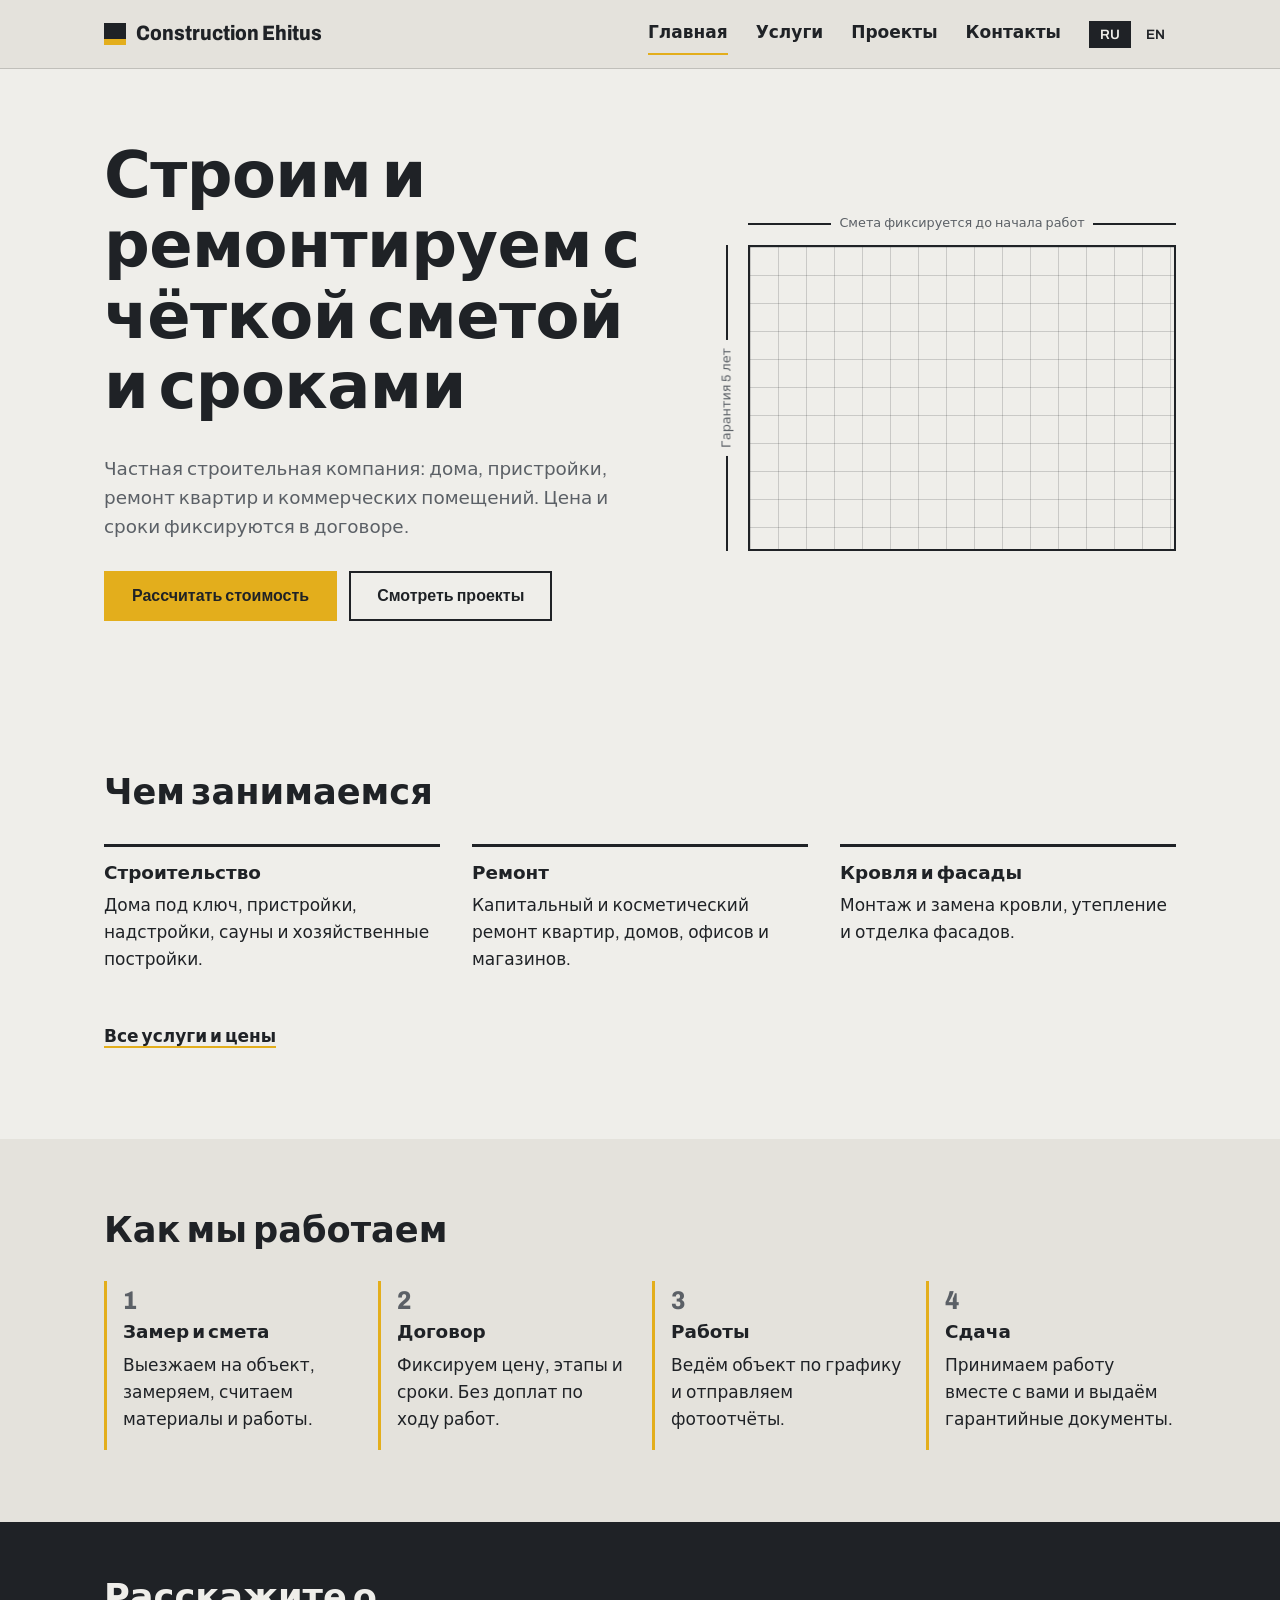
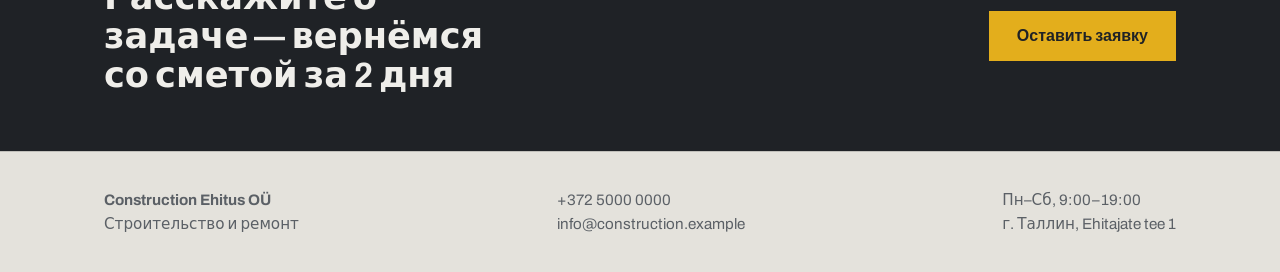
<file: index.html>
<!doctype html>
<html lang="ru">
  <head>
    <meta charset="utf-8" />
    <meta name="viewport" content="width=device-width, initial-scale=1" />
    <title data-en="Construction and renovation — Nordvik Ehitus">
      Строительство и ремонт — Nordvik Ehitus
    </title>
    <meta
      name="description"
      content="Nordvik Ehitus — частная строительная компания: строительство домов, пристройки и ремонт под ключ."
      data-en-content="Nordvik Ehitus is a private construction company: house building, extensions and turnkey renovation."
    />
    <link rel="preconnect" href="https://fonts.googleapis.com" />
    <link rel="preconnect" href="https://fonts.gstatic.com" crossorigin />
    <link
      href="https://fonts.googleapis.com/css2?family=Archivo:wdth,wght@75..125,400..800&display=swap"
      rel="stylesheet"
    />
    <link rel="stylesheet" href="style.css" />
  </head>
  <body>
    <header class="site-header">
      <div class="wrap bar">
        <a class="logo" href="index.html"
          ><span class="mark"></span>Construction Ehitus</a
        >
        <div class="bar-right">
          <nav class="nav">
            <a href="index.html" aria-current="page" data-en="Home">Главная</a
            ><a href="services.html" data-en="Services">Услуги</a
            ><a href="projects.html" data-en="Projects">Проекты</a
            ><a href="contacts.html" data-en="Contact">Контакты</a>
          </nav>
          <div
            class="lang"
            role="group"
            aria-label="Язык"
            data-en-aria-label="Language"
          >
            <button type="button" data-lang="ru">RU</button
            ><button type="button" data-lang="en">EN</button>
          </div>
          <button
            class="menu-btn"
            aria-label="Меню"
            data-en-aria-label="Menu"
            aria-expanded="false"
            data-en="Menu"
          >
            Меню
          </button>
        </div>
      </div>
    </header>
    <main>
      <section class="hero">
        <div class="wrap hero-grid">
          <div>
            <h1
              data-en="We build and renovate with a clear estimate and schedule"
            >
              Строим и ремонтируем с чёткой сметой и сроками
            </h1>
            <p
              class="lead"
              data-en="A private construction company: houses, extensions, apartment and commercial renovation. Price and deadlines are fixed in the contract."
            >
              Частная строительная компания: дома, пристройки, ремонт квартир и
              коммерческих помещений. Цена и сроки фиксируются в договоре.
            </p>
            <div class="actions">
              <a class="btn" href="contacts.html" data-en="Get a quote"
                >Рассчитать стоимость</a
              ><a class="btn ghost" href="projects.html" data-en="View projects"
                >Смотреть проекты</a
              >
            </div>
          </div>
          <div class="plan" aria-hidden="true">
            <div class="dim top">
              <span data-en="Fixed estimate before work starts"
                >Смета фиксируется до начала работ</span
              >
            </div>
            <div class="dim side">
              <span data-en="5-year warranty">Гарантия 5 лет</span>
            </div>
            <div class="plan-box"></div>
          </div>
        </div>
      </section>
      <section class="section">
        <div class="wrap">
          <h2 data-en="What we do">Чем занимаемся</h2>
          <div class="cols3">
            <article>
              <h3 data-en="Construction">Строительство</h3>
              <p
                data-en="Turnkey houses, extensions, additional storeys, saunas and outbuildings."
              >
                Дома под ключ, пристройки, надстройки, сауны и хозяйственные
                постройки.
              </p>
            </article>
            <article>
              <h3 data-en="Renovation">Ремонт</h3>
              <p
                data-en="Full and cosmetic renovation of apartments, houses, offices and shops."
              >
                Капитальный и косметический ремонт квартир, домов, офисов и
                магазинов.
              </p>
            </article>
            <article>
              <h3 data-en="Roofing and facades">Кровля и фасады</h3>
              <p
                data-en="Roof installation and replacement, facade insulation and finishing."
              >
                Монтаж и замена кровли, утепление и отделка фасадов.
              </p>
            </article>
          </div>
          <p>
            <a
              class="link"
              href="services.html"
              data-en="All services and prices"
              >Все услуги и цены</a
            >
          </p>
        </div>
      </section>
      <section class="section alt">
        <div class="wrap">
          <h2 data-en="How we work">Как мы работаем</h2>
          <ol class="steps">
            <li>
              <h3 data-en="Measurement and estimate">Замер и смета</h3>
              <p
                data-en="We visit the site, take measurements and calculate materials and labour."
              >
                Выезжаем на объект, замеряем, считаем материалы и работы.
              </p>
            </li>
            <li>
              <h3 data-en="Contract">Договор</h3>
              <p
                data-en="We fix the price, stages and deadlines. No extra charges along the way."
              >
                Фиксируем цену, этапы и сроки. Без доплат по ходу работ.
              </p>
            </li>
            <li>
              <h3 data-en="Works">Работы</h3>
              <p
                data-en="We run the project on schedule and send photo reports."
              >
                Ведём объект по графику и отправляем фотоотчёты.
              </p>
            </li>
            <li>
              <h3 data-en="Handover">Сдача</h3>
              <p
                data-en="We inspect the result together with you and hand over warranty documents."
              >
                Принимаем работу вместе с вами и выдаём гарантийные документы.
              </p>
            </li>
          </ol>
        </div>
      </section>
      <section class="band">
        <div class="wrap band-in">
          <h2
            data-en="Tell us about your project — we&#x27;ll come back with an estimate within 2 days"
          >
            Расскажите о задаче — вернёмся со сметой за 2 дня
          </h2>
          <a class="btn" href="contacts.html" data-en="Send a request"
            >Оставить заявку</a
          >
        </div>
      </section>
    </main>
    <footer class="site-footer">
      <div class="wrap foot">
        <div>
          <strong>Construction Ehitus OÜ</strong
          ><span data-en="Construction and renovation"
            >Строительство и ремонт</span
          >
        </div>
        <div>
          <span>+372 5000 0000</span><span>info@construction.example</span>
        </div>
        <div>
          <span data-en="Mon–Sat, 9:00–19:00">Пн–Сб, 9:00–19:00</span
          ><span data-en="Tallinn, Ehitajate tee 1"
            >г. Таллин, Ehitajate tee 1</span
          >
        </div>
      </div>
    </footer>
    <script src="script.js"></script>
  </body>
</html>
</file>
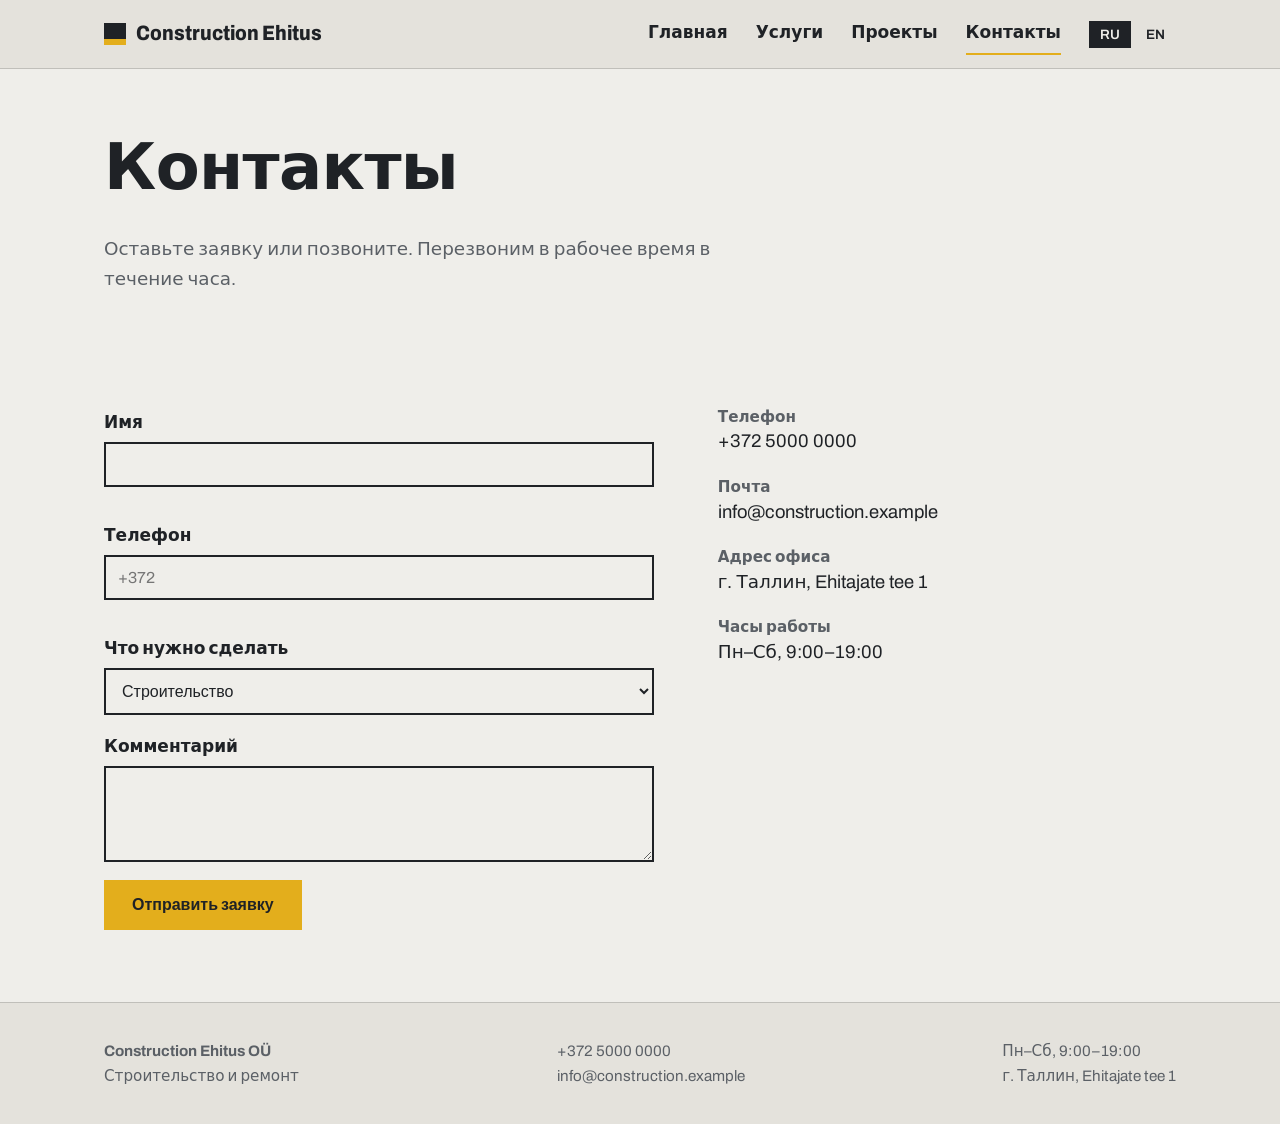
<file: contacts.html>
<!doctype html>
<html lang="ru">
  <head>
    <meta charset="utf-8" />
    <meta name="viewport" content="width=device-width, initial-scale=1" />
    <title data-en="Contact — Nordvik Ehitus">Контакты — Nordvik Ehitus</title>
    <meta
      name="description"
      content="Nordvik Ehitus — частная строительная компания: строительство домов, пристройки и ремонт под ключ."
      data-en-content="Nordvik Ehitus is a private construction company: house building, extensions and turnkey renovation."
    />
    <link rel="preconnect" href="https://fonts.googleapis.com" />
    <link rel="preconnect" href="https://fonts.gstatic.com" crossorigin />
    <link
      href="https://fonts.googleapis.com/css2?family=Archivo:wdth,wght@75..125,400..800&display=swap"
      rel="stylesheet"
    />
    <link rel="stylesheet" href="style.css" />
  </head>
  <body>
    <header class="site-header">
      <div class="wrap bar">
        <a class="logo" href="index.html"
          ><span class="mark"></span>Construction Ehitus</a
        >
        <div class="bar-right">
          <nav class="nav">
            <a href="index.html" data-en="Home">Главная</a
            ><a href="services.html" data-en="Services">Услуги</a
            ><a href="projects.html" data-en="Projects">Проекты</a
            ><a href="contacts.html" aria-current="page" data-en="Contact"
              >Контакты</a
            >
          </nav>
          <div
            class="lang"
            role="group"
            aria-label="Язык"
            data-en-aria-label="Language"
          >
            <button type="button" data-lang="ru">RU</button
            ><button type="button" data-lang="en">EN</button>
          </div>
          <button
            class="menu-btn"
            aria-label="Меню"
            data-en-aria-label="Menu"
            aria-expanded="false"
            data-en="Menu"
          >
            Меню
          </button>
        </div>
      </div>
    </header>
    <main>
      <section class="page-head">
        <div class="wrap">
          <h1 data-en="Contact">Контакты</h1>
          <p
            class="lead"
            data-en="Send a request or call us. We&#x27;ll call back within an hour during working hours."
          >
            Оставьте заявку или позвоните. Перезвоним в рабочее время в течение
            часа.
          </p>
        </div>
      </section>
      <section class="section">
        <div class="wrap contact-grid">
          <form id="lead-form" novalidate>
            <label
              ><span data-en="Name">Имя</span
              ><input
                name="name"
                type="text"
                required
                autocomplete="name" /><small class="err"></small
            ></label>
            <label
              ><span data-en="Phone">Телефон</span
              ><input
                name="phone"
                type="tel"
                required
                autocomplete="tel"
                placeholder="+372" /><small class="err"></small
            ></label>
            <label
              ><span data-en="What do you need">Что нужно сделать</span
              ><select name="kind">
                <option data-en="Construction">Строительство</option>
                <option data-en="Renovation">Ремонт</option>
                <option data-en="Roof or facade">Кровля или фасад</option>
                <option data-en="Other">Другое</option>
              </select></label
            >
            <label
              ><span data-en="Comment">Комментарий</span
              ><textarea name="msg" rows="4"></textarea>
            </label>
            <button class="btn" type="submit" data-en="Send request">
              Отправить заявку
            </button>
            <p
              class="ok"
              id="form-ok"
              hidden
              data-en="Request sent. We will contact you shortly."
            >
              Заявка отправлена. Мы свяжемся с вами в ближайшее время.
            </p>
          </form>
          <div class="info">
            <h3 data-en="Phone">Телефон</h3>
            <p>+372 5000 0000</p>
            <h3 data-en="Email">Почта</h3>
            <p>info@construction.example</p>
            <h3 data-en="Office address">Адрес офиса</h3>
            <p data-en="Tallinn, Ehitajate tee 1">г. Таллин, Ehitajate tee 1</p>
            <h3 data-en="Working hours">Часы работы</h3>
            <p data-en="Mon–Sat, 9:00–19:00">Пн–Сб, 9:00–19:00</p>
          </div>
        </div>
      </section>
    </main>
    <footer class="site-footer">
      <div class="wrap foot">
        <div>
          <strong>Construction Ehitus OÜ</strong
          ><span data-en="Construction and renovation"
            >Строительство и ремонт</span
          >
        </div>
        <div>
          <span>+372 5000 0000</span><span>info@construction.example</span>
        </div>
        <div>
          <span data-en="Mon–Sat, 9:00–19:00">Пн–Сб, 9:00–19:00</span
          ><span data-en="Tallinn, Ehitajate tee 1"
            >г. Таллин, Ehitajate tee 1</span
          >
        </div>
      </div>
    </footer>
    <script src="script.js"></script>
  </body>
</html>
</file>
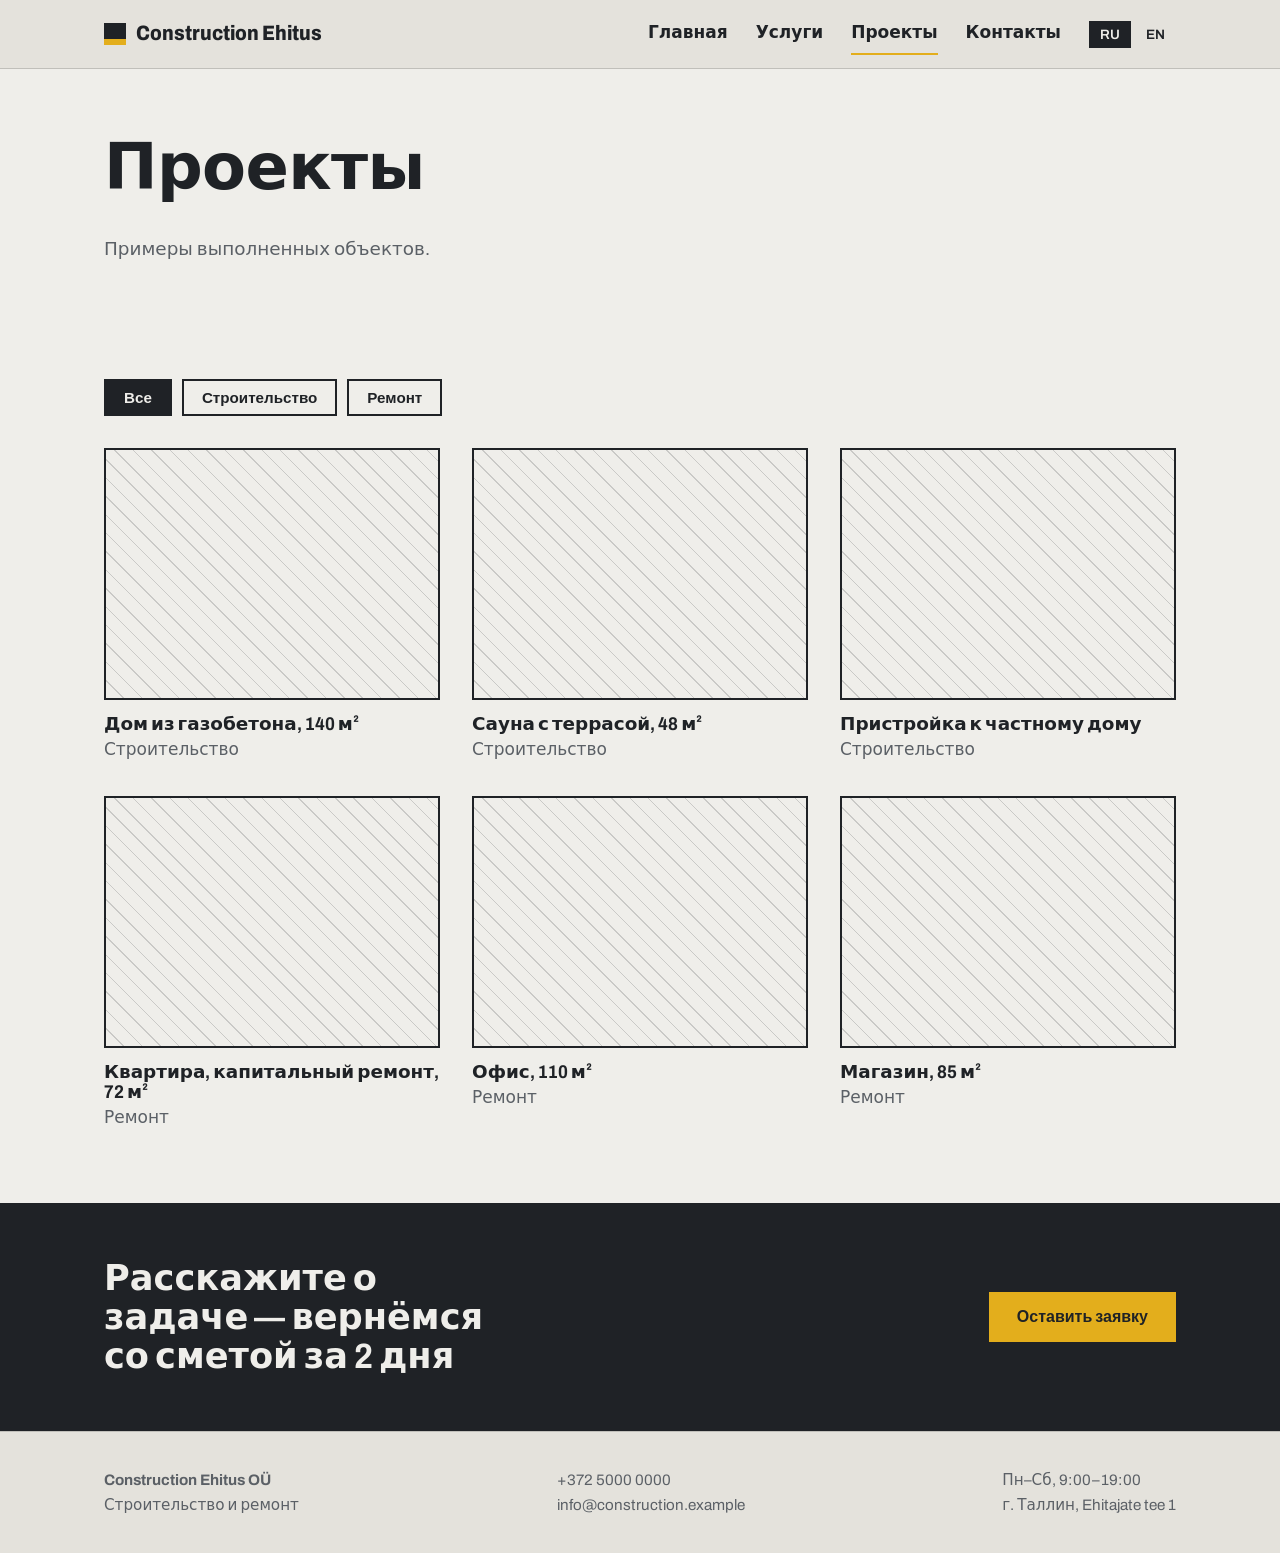
<file: projects.html>
<!doctype html>
<html lang="ru">
  <head>
    <meta charset="utf-8" />
    <meta name="viewport" content="width=device-width, initial-scale=1" />
    <title data-en="Projects — Nordvik Ehitus">Проекты — Nordvik Ehitus</title>
    <meta
      name="description"
      content="Nordvik Ehitus — частная строительная компания: строительство домов, пристройки и ремонт под ключ."
      data-en-content="Nordvik Ehitus is a private construction company: house building, extensions and turnkey renovation."
    />
    <link rel="preconnect" href="https://fonts.googleapis.com" />
    <link rel="preconnect" href="https://fonts.gstatic.com" crossorigin />
    <link
      href="https://fonts.googleapis.com/css2?family=Archivo:wdth,wght@75..125,400..800&display=swap"
      rel="stylesheet"
    />
    <link rel="stylesheet" href="style.css" />
  </head>
  <body>
    <header class="site-header">
      <div class="wrap bar">
        <a class="logo" href="index.html"
          ><span class="mark"></span>Construction Ehitus</a
        >
        <div class="bar-right">
          <nav class="nav">
            <a href="index.html" data-en="Home">Главная</a
            ><a href="services.html" data-en="Services">Услуги</a
            ><a href="projects.html" aria-current="page" data-en="Projects"
              >Проекты</a
            ><a href="contacts.html" data-en="Contact">Контакты</a>
          </nav>
          <div
            class="lang"
            role="group"
            aria-label="Язык"
            data-en-aria-label="Language"
          >
            <button type="button" data-lang="ru">RU</button
            ><button type="button" data-lang="en">EN</button>
          </div>
          <button
            class="menu-btn"
            aria-label="Меню"
            data-en-aria-label="Menu"
            aria-expanded="false"
            data-en="Menu"
          >
            Меню
          </button>
        </div>
      </div>
    </header>
    <main>
      <section class="page-head">
        <div class="wrap">
          <h1 data-en="Projects">Проекты</h1>
          <p class="lead" data-en="Examples of completed projects.">
            Примеры выполненных объектов.
          </p>
        </div>
      </section>
      <section class="section">
        <div class="wrap">
          <div
            class="filters"
            role="group"
            aria-label="Фильтр проектов"
            data-en-aria-label="Project filter"
          >
            <button class="chip active" data-filter="all" data-en="All">
              Все</button
            ><button class="chip" data-filter="build" data-en="Construction">
              Строительство</button
            ><button class="chip" data-filter="repair" data-en="Renovation">
              Ремонт
            </button>
          </div>
          <div class="grid">
            <article class="card" data-type="build">
              <div class="ph"></div>
              <h3 data-en="Aerated concrete house, 140 m²">
                Дом из газобетона, 140 м²
              </h3>
              <p data-en="Construction">Строительство</p>
            </article>
            <article class="card" data-type="build">
              <div class="ph"></div>
              <h3 data-en="Sauna with terrace, 48 m²">
                Сауна с террасой, 48 м²
              </h3>
              <p data-en="Construction">Строительство</p>
            </article>
            <article class="card" data-type="build">
              <div class="ph"></div>
              <h3 data-en="Extension to a private house">
                Пристройка к частному дому
              </h3>
              <p data-en="Construction">Строительство</p>
            </article>
            <article class="card" data-type="repair">
              <div class="ph"></div>
              <h3 data-en="Apartment, full renovation, 72 m²">
                Квартира, капитальный ремонт, 72 м²
              </h3>
              <p data-en="Renovation">Ремонт</p>
            </article>
            <article class="card" data-type="repair">
              <div class="ph"></div>
              <h3 data-en="Office, 110 m²">Офис, 110 м²</h3>
              <p data-en="Renovation">Ремонт</p>
            </article>
            <article class="card" data-type="repair">
              <div class="ph"></div>
              <h3 data-en="Shop, 85 m²">Магазин, 85 м²</h3>
              <p data-en="Renovation">Ремонт</p>
            </article>
          </div>
        </div>
      </section>
      <section class="band">
        <div class="wrap band-in">
          <h2
            data-en="Tell us about your project — we&#x27;ll come back with an estimate within 2 days"
          >
            Расскажите о задаче — вернёмся со сметой за 2 дня
          </h2>
          <a class="btn" href="contacts.html" data-en="Send a request"
            >Оставить заявку</a
          >
        </div>
      </section>
    </main>
    <footer class="site-footer">
      <div class="wrap foot">
        <div>
          <strong>Construction Ehitus OÜ</strong
          ><span data-en="Construction and renovation"
            >Строительство и ремонт</span
          >
        </div>
        <div>
          <span>+372 5000 0000</span><span>info@construction.example</span>
        </div>
        <div>
          <span data-en="Mon–Sat, 9:00–19:00">Пн–Сб, 9:00–19:00</span
          ><span data-en="Tallinn, Ehitajate tee 1"
            >г. Таллин, Ehitajate tee 1</span
          >
        </div>
      </div>
    </footer>
    <script src="script.js"></script>
  </body>
</html>
</file>
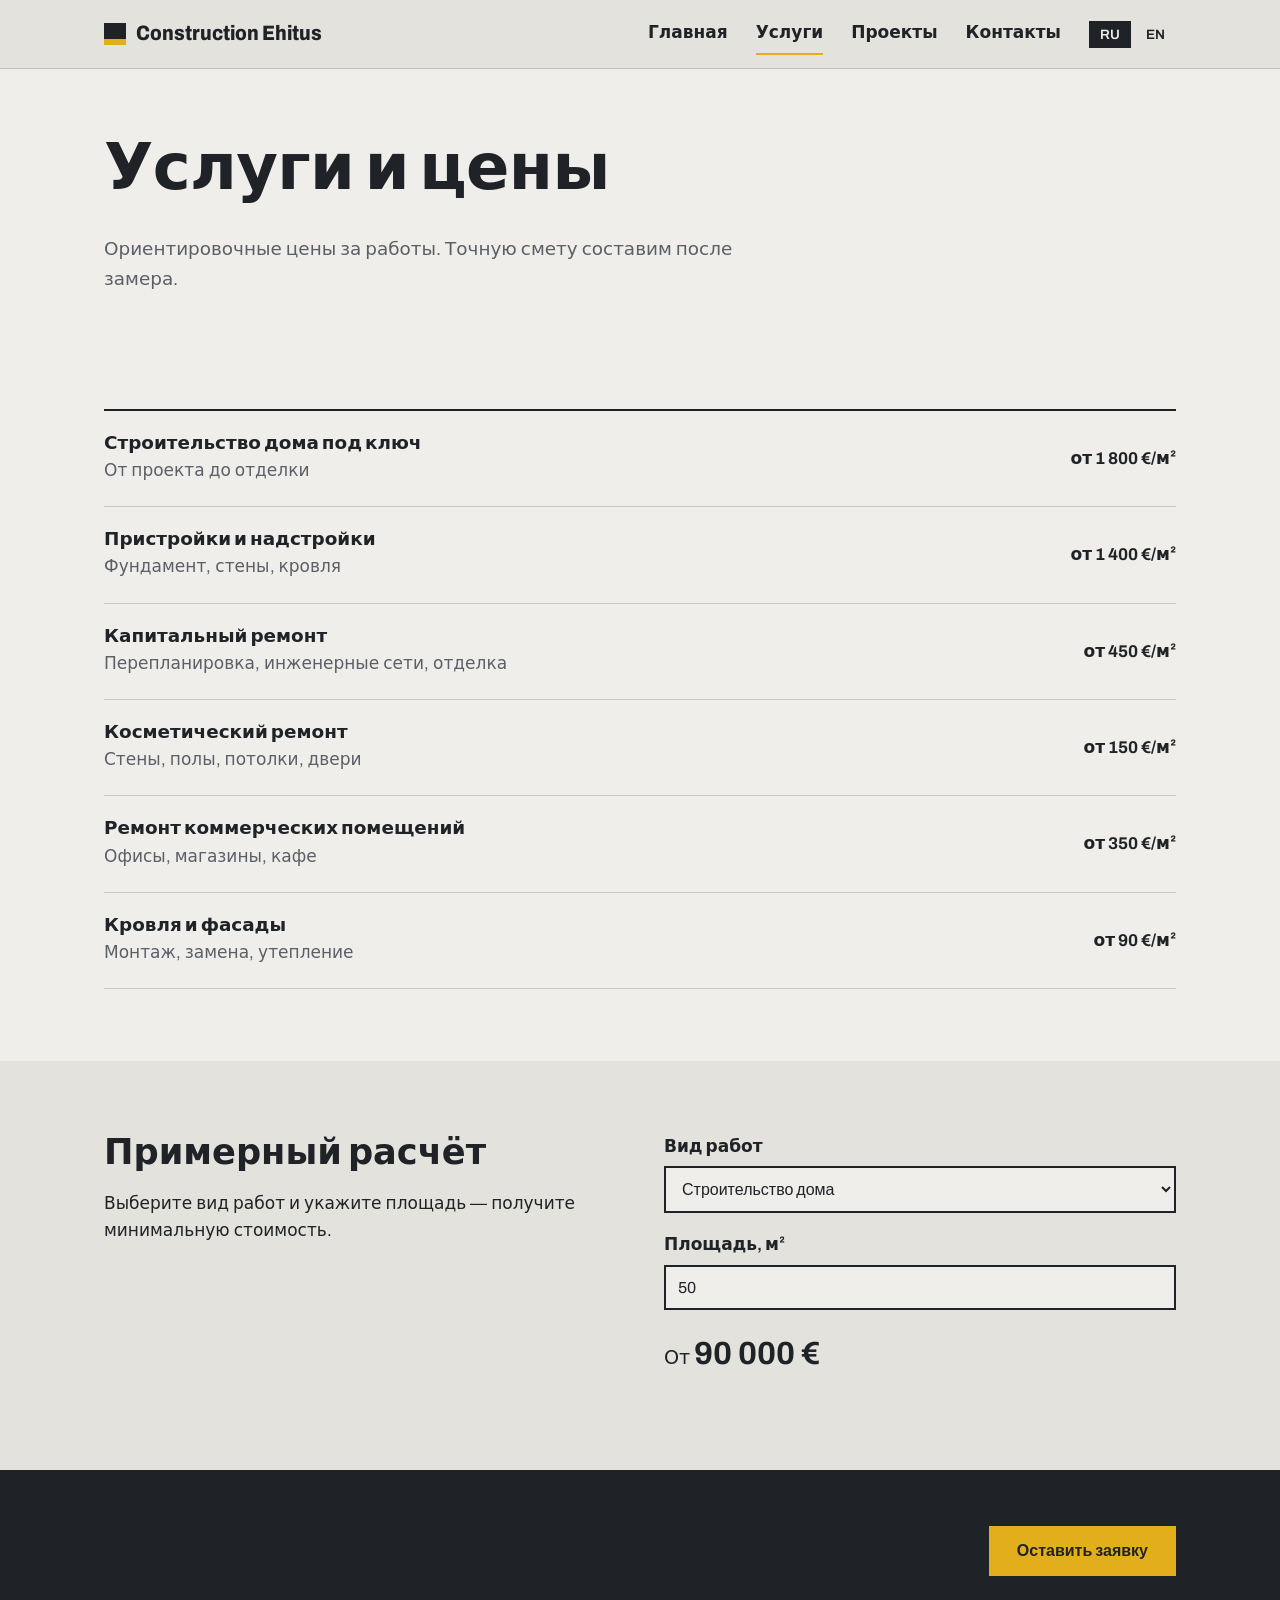
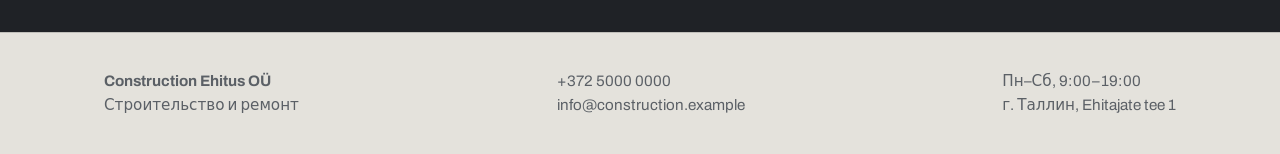
<file: services.html>
<!doctype html>
<html lang="ru">
  <head>
    <meta charset="utf-8" />
    <meta name="viewport" content="width=device-width, initial-scale=1" />
    <title data-en="Services and prices — Nordvik Ehitus">
      Услуги и цены — Nordvik Ehitus
    </title>
    <meta
      name="description"
      content="Nordvik Ehitus — частная строительная компания: строительство домов, пристройки и ремонт под ключ."
      data-en-content="Nordvik Ehitus is a private construction company: house building, extensions and turnkey renovation."
    />
    <link rel="preconnect" href="https://fonts.googleapis.com" />
    <link rel="preconnect" href="https://fonts.gstatic.com" crossorigin />
    <link
      href="https://fonts.googleapis.com/css2?family=Archivo:wdth,wght@75..125,400..800&display=swap"
      rel="stylesheet"
    />
    <link rel="stylesheet" href="style.css" />
  </head>
  <body>
    <header class="site-header">
      <div class="wrap bar">
        <a class="logo" href="index.html"
          ><span class="mark"></span>Construction Ehitus</a
        >
        <div class="bar-right">
          <nav class="nav">
            <a href="index.html" data-en="Home">Главная</a
            ><a href="services.html" aria-current="page" data-en="Services"
              >Услуги</a
            ><a href="projects.html" data-en="Projects">Проекты</a
            ><a href="contacts.html" data-en="Contact">Контакты</a>
          </nav>
          <div
            class="lang"
            role="group"
            aria-label="Язык"
            data-en-aria-label="Language"
          >
            <button type="button" data-lang="ru">RU</button
            ><button type="button" data-lang="en">EN</button>
          </div>
          <button
            class="menu-btn"
            aria-label="Меню"
            data-en-aria-label="Menu"
            aria-expanded="false"
            data-en="Menu"
          >
            Меню
          </button>
        </div>
      </div>
    </header>
    <main>
      <section class="page-head">
        <div class="wrap">
          <h1 data-en="Services and prices">Услуги и цены</h1>
          <p
            class="lead"
            data-en="Approximate prices for the work. We prepare an exact estimate after measuring."
          >
            Ориентировочные цены за работы. Точную смету составим после замера.
          </p>
        </div>
      </section>
      <section class="section">
        <div class="wrap">
          <ul class="rows">
            <li>
              <div>
                <h3 data-en="Turnkey house construction">
                  Строительство дома под ключ
                </h3>
                <p data-en="From design to finishing">От проекта до отделки</p>
              </div>
              <span class="price" data-en="from €1,800/m²">от 1 800 €/м²</span>
            </li>
            <li>
              <div>
                <h3 data-en="Extensions and additional storeys">
                  Пристройки и надстройки
                </h3>
                <p data-en="Foundation, walls, roof">
                  Фундамент, стены, кровля
                </p>
              </div>
              <span class="price" data-en="from €1,400/m²">от 1 400 €/м²</span>
            </li>
            <li>
              <div>
                <h3 data-en="Full renovation">Капитальный ремонт</h3>
                <p data-en="Layout changes, utilities, finishing">
                  Перепланировка, инженерные сети, отделка
                </p>
              </div>
              <span class="price" data-en="from €450/m²">от 450 €/м²</span>
            </li>
            <li>
              <div>
                <h3 data-en="Cosmetic renovation">Косметический ремонт</h3>
                <p data-en="Walls, floors, ceilings, doors">
                  Стены, полы, потолки, двери
                </p>
              </div>
              <span class="price" data-en="from €150/m²">от 150 €/м²</span>
            </li>
            <li>
              <div>
                <h3 data-en="Commercial renovation">
                  Ремонт коммерческих помещений
                </h3>
                <p data-en="Offices, shops, cafés">Офисы, магазины, кафе</p>
              </div>
              <span class="price" data-en="from €350/m²">от 350 €/м²</span>
            </li>
            <li>
              <div>
                <h3 data-en="Roofing and facades">Кровля и фасады</h3>
                <p data-en="Installation, replacement, insulation">
                  Монтаж, замена, утепление
                </p>
              </div>
              <span class="price" data-en="from €90/m²">от 90 €/м²</span>
            </li>
          </ul>
        </div>
      </section>
      <section class="section alt">
        <div class="wrap est">
          <div>
            <h2 data-en="Approximate estimate">Примерный расчёт</h2>
            <p
              data-en="Choose the type of work and enter the area to get a minimum cost."
            >
              Выберите вид работ и укажите площадь — получите минимальную
              стоимость.
            </p>
          </div>
          <div class="calc">
            <label
              ><span data-en="Type of work">Вид работ</span
              ><select id="calc-type">
                <option value="1800" data-en="House construction">
                  Строительство дома
                </option>
                <option value="1400" data-en="Extension or additional storey">
                  Пристройка или надстройка
                </option>
                <option value="450" data-en="Full renovation">
                  Капитальный ремонт
                </option>
                <option value="150" data-en="Cosmetic renovation">
                  Косметический ремонт
                </option>
                <option value="350" data-en="Commercial renovation">
                  Ремонт коммерческого помещения
                </option>
                <option value="90" data-en="Roofing and facades">
                  Кровля и фасады
                </option>
              </select></label
            >
            <label
              ><span data-en="Area, m²">Площадь, м²</span
              ><input id="calc-area" type="number" min="1" value="50"
            /></label>
            <p class="result">
              <span data-en="From">От</span> <strong id="calc-result">—</strong>
            </p>
          </div>
        </div>
      </section>
      <section class="band">
        <div class="wrap band-in">
          <h2
            data-en="Tell us about your project — we&#x27;ll come back with an estimate within 2 days"
          ></h2>
          <a class="btn" href="contacts.html" data-en="Send a request"
            >Оставить заявку</a
          >
        </div>
      </section>
    </main>
    <footer class="site-footer">
      <div class="wrap foot">
        <div>
          <strong>Construction Ehitus OÜ</strong
          ><span data-en="Construction and renovation"
            >Строительство и ремонт</span
          >
        </div>
        <div>
          <span>+372 5000 0000</span><span>info@construction.example</span>
        </div>
        <div>
          <span data-en="Mon–Sat, 9:00–19:00">Пн–Сб, 9:00–19:00</span
          ><span data-en="Tallinn, Ehitajate tee 1"
            >г. Таллин, Ehitajate tee 1</span
          >
        </div>
      </div>
    </footer>
    <script src="script.js"></script>
  </body>
</html>
</file>
<file: style.css>
:root {
  --alt: #e4e2dc;
  --bg: #efeeea;
  --ink: #1f2226;
  --mute: #5b6066;
  --acc: #e3ae1c;
  --line: rgba(31, 34, 38, 0.18);
  --w: 1120px;
}
* {
  box-sizing: border-box;
}
html {
  scroll-behavior: smooth;
}
body {
  margin: 0;
  background: var(--bg);
  color: var(--ink);
  font:
    400 17px/1.6 "Archivo",
    system-ui,
    sans-serif;
}
h1,
h2,
h3 {
  font-stretch: 88%;
  line-height: 1.1;
  margin: 0 0 0.5em;
  font-weight: 700;
}
h1 {
  font-size: clamp(2.2rem, 5.5vw, 4rem);
  font-weight: 800;
  letter-spacing: -0.01em;
}
h2 {
  font-size: clamp(1.6rem, 3vw, 2.2rem);
}
h3 {
  font-size: 1.15rem;
}
p {
  margin: 0 0 1em;
  max-width: 62ch;
}
a {
  color: inherit;
}
:focus-visible {
  outline: 3px solid var(--acc);
  outline-offset: 3px;
}
.wrap {
  max-width: var(--w);
  margin: 0 auto;
  padding: 0 24px;
}
.site-header {
  position: sticky;
  top: 0;
  z-index: 10;
  background: var(--alt);
  border-bottom: 1px solid var(--line);
}
.bar {
  display: flex;
  align-items: center;
  justify-content: space-between;
  height: 68px;
}
.logo {
  display: flex;
  align-items: center;
  gap: 10px;
  font-weight: 800;
  font-stretch: 88%;
  font-size: 1.3rem;
  text-decoration: none;
}
.mark {
  width: 22px;
  height: 22px;
  background: var(--ink);
  border-bottom: 6px solid var(--acc);
}
.nav {
  display: flex;
  gap: 28px;
}
.nav a {
  font-weight: 600;
  text-decoration: none;
  padding: 6px 0;
  border-bottom: 2px solid transparent;
}
.nav a:hover,
.nav a[aria-current] {
  border-color: var(--acc);
}
.menu-btn {
  display: none;
  font: inherit;
  background: none;
  border: 1px solid var(--ink);
  padding: 6px 14px;
  cursor: pointer;
  color: var(--ink);
}
.btn {
  display: inline-block;
  background: var(--acc);
  color: var(--ink);
  font:
    600 1rem "Archivo",
    sans-serif;
  padding: 14px 26px;
  text-decoration: none;
  border: 2px solid var(--acc);
  cursor: pointer;
}
.btn:hover {
  background: var(--ink);
  border-color: var(--ink);
  color: var(--bg);
}
.btn.ghost {
  background: none;
  border-color: var(--ink);
}
.btn.ghost:hover {
  background: var(--ink);
  color: var(--bg);
}
.actions {
  display: flex;
  gap: 12px;
  flex-wrap: wrap;
  margin-top: 28px;
}
.link {
  font-weight: 600;
  border-bottom: 2px solid var(--acc);
  text-decoration: none;
}
.lead {
  font-size: 1.15rem;
  color: var(--mute);
}
.hero {
  padding: 72px 0 80px;
}
.hero-grid {
  display: grid;
  grid-template-columns: 1.2fr 1fr;
  gap: 56px;
  align-items: center;
}
.plan {
  position: relative;
  height: 340px;
  padding: 34px 0 0 34px;
}
.plan-box {
  width: 100%;
  height: 100%;
  border: 2px solid var(--ink);
  background:
    linear-gradient(var(--line) 1px, transparent 1px) 0 0/28px 28px,
    linear-gradient(90deg, var(--line) 1px, transparent 1px) 0 0/28px 28px;
}
.dim {
  position: absolute;
  display: flex;
  align-items: center;
  justify-content: center;
  font-size: 0.8rem;
  color: var(--mute);
}
.dim::before {
  content: "";
  position: absolute;
  background: var(--ink);
}
.dim span {
  position: relative;
  background: var(--bg);
  padding: 0 8px;
}
.dim.top {
  top: 0;
  left: 34px;
  right: 0;
  height: 24px;
}
.dim.top::before {
  left: 0;
  right: 0;
  top: 50%;
  height: 2px;
  transform-origin: left;
  animation: draw 1.1s ease-out both;
}
.dim.side {
  top: 34px;
  left: 0;
  bottom: 0;
  width: 24px;
}
.dim.side::before {
  top: 0;
  bottom: 0;
  left: 50%;
  width: 2px;
  transform-origin: top;
  animation: drawy 1.1s 0.2s ease-out both;
}
.dim.side span {
  writing-mode: vertical-rl;
  transform: rotate(180deg);
  padding: 8px 0;
}
@keyframes draw {
  from {
    transform: scaleX(0);
  }
}
@keyframes drawy {
  from {
    transform: scaleY(0);
  }
}
.section {
  padding: 72px 0;
}
.alt {
  background: var(--alt);
}
.cols3 {
  display: grid;
  grid-template-columns: repeat(3, 1fr);
  gap: 32px;
  margin: 32px 0;
}
.cols3 article {
  border-top: 3px solid var(--ink);
  padding-top: 16px;
}
.steps {
  list-style: none;
  margin: 32px 0 0;
  padding: 0;
  display: grid;
  grid-template-columns: repeat(4, 1fr);
  gap: 24px;
  counter-reset: s;
}
.steps li {
  counter-increment: s;
  border-left: 3px solid var(--acc);
  padding-left: 16px;
}
.steps li::before {
  content: counter(s);
  display: block;
  font-weight: 800;
  font-stretch: 88%;
  font-size: 1.6rem;
  color: var(--mute);
}
.band {
  background: var(--ink);
  color: var(--bg);
  padding: 56px 0;
}
.band-in {
  display: flex;
  align-items: center;
  justify-content: space-between;
  gap: 24px;
  flex-wrap: wrap;
}
.band h2 {
  margin: 0;
  max-width: 22ch;
}
.page-head {
  padding: 64px 0 24px;
}
.rows {
  list-style: none;
  margin: 0;
  padding: 0;
  border-top: 2px solid var(--ink);
}
.rows li {
  display: flex;
  justify-content: space-between;
  align-items: center;
  gap: 24px;
  padding: 22px 0;
  border-bottom: 1px solid var(--line);
}
.rows h3 {
  margin: 0 0 4px;
}
.rows p {
  margin: 0;
  color: var(--mute);
}
.price {
  font-weight: 700;
  white-space: nowrap;
}
.est {
  display: grid;
  grid-template-columns: 1fr 1fr;
  gap: 48px;
  align-items: start;
}
label {
  display: block;
  font-weight: 600;
  margin-bottom: 18px;
}
input,
select,
textarea {
  display: block;
  width: 100%;
  margin-top: 6px;
  padding: 12px;
  font:
    400 1rem "Archivo",
    sans-serif;
  background: var(--bg);
  color: var(--ink);
  border: 2px solid var(--ink);
  border-radius: 0;
}
.result {
  font-size: 1.2rem;
  margin-top: 8px;
}
.result strong {
  font-size: 2rem;
}
.filters {
  display: flex;
  gap: 10px;
  flex-wrap: wrap;
  margin-bottom: 32px;
}
.chip {
  font:
    600 0.95rem "Archivo",
    sans-serif;
  padding: 8px 18px;
  background: none;
  color: var(--ink);
  border: 2px solid var(--ink);
  cursor: pointer;
}
.chip.active {
  background: var(--ink);
  color: var(--bg);
}
.grid {
  display: grid;
  grid-template-columns: repeat(3, 1fr);
  gap: 32px;
}
.card[hidden] {
  display: none;
}
.card h3 {
  margin: 14px 0 2px;
}
.card p {
  color: var(--mute);
  margin: 0;
}
.ph {
  aspect-ratio: 4/3;
  border: 2px solid var(--ink);
  background: repeating-linear-gradient(
    45deg,
    transparent 0 12px,
    var(--line) 12px 13px
  );
}
.contact-grid {
  display: grid;
  grid-template-columns: 1.2fr 1fr;
  gap: 64px;
}
.info h3 {
  margin: 0 0 2px;
  color: var(--mute);
  font-size: 0.95rem;
  font-weight: 600;
}
.info p {
  font-size: 1.15rem;
  margin-bottom: 22px;
}
.err {
  display: block;
  color: #9c2b1f;
  min-height: 1.2em;
  font-weight: 400;
}
input.invalid {
  border-color: #9c2b1f;
}
.ok {
  margin-top: 18px;
  padding: 14px 16px;
  border-left: 4px solid var(--acc);
  background: var(--alt);
}
.site-footer {
  background: var(--alt);
  border-top: 1px solid var(--line);
  padding: 36px 0;
  color: var(--mute);
  font-size: 0.95rem;
}
.foot {
  display: flex;
  justify-content: space-between;
  gap: 24px;
  flex-wrap: wrap;
}
@media (max-width: 860px) {
  .hero-grid,
  .est,
  .contact-grid {
    grid-template-columns: 1fr;
    gap: 36px;
  }
  .cols3,
  .grid {
    grid-template-columns: 1fr 1fr;
  }
  .steps {
    grid-template-columns: 1fr 1fr;
  }
  .plan {
    height: 240px;
  }
  .menu-btn {
    display: block;
  }
  .nav {
    display: none;
    position: absolute;
    top: 68px;
    left: 0;
    right: 0;
    background: var(--alt);
    flex-direction: column;
    gap: 0;
    padding: 8px 24px 16px;
    border-bottom: 1px solid var(--line);
  }
  .nav.open {
    display: flex;
  }
  .nav a {
    padding: 12px 0;
  }
}
@media (max-width: 560px) {
  .cols3,
  .grid,
  .steps {
    grid-template-columns: 1fr;
  }
  .rows li {
    flex-direction: column;
    align-items: flex-start;
    gap: 6px;
  }
}
@media (prefers-reduced-motion: reduce) {
  * {
    animation: none !important;
    scroll-behavior: auto;
  }
}

.bar-right {
  display: flex;
  align-items: center;
  gap: 28px;
}
.lang {
  display: flex;
  gap: 4px;
}
.lang button {
  font:
    600 0.85rem "Archivo",
    sans-serif;
  padding: 4px 9px;
  background: none;
  color: var(--ink);
  border: 2px solid transparent;
  cursor: pointer;
}
.lang button[aria-pressed="true"] {
  background: var(--ink);
  color: var(--bg);
}
.foot span {
  display: block;
}
@media (max-width: 860px) {
  .bar-right {
    gap: 12px;
  }
}
</file>
